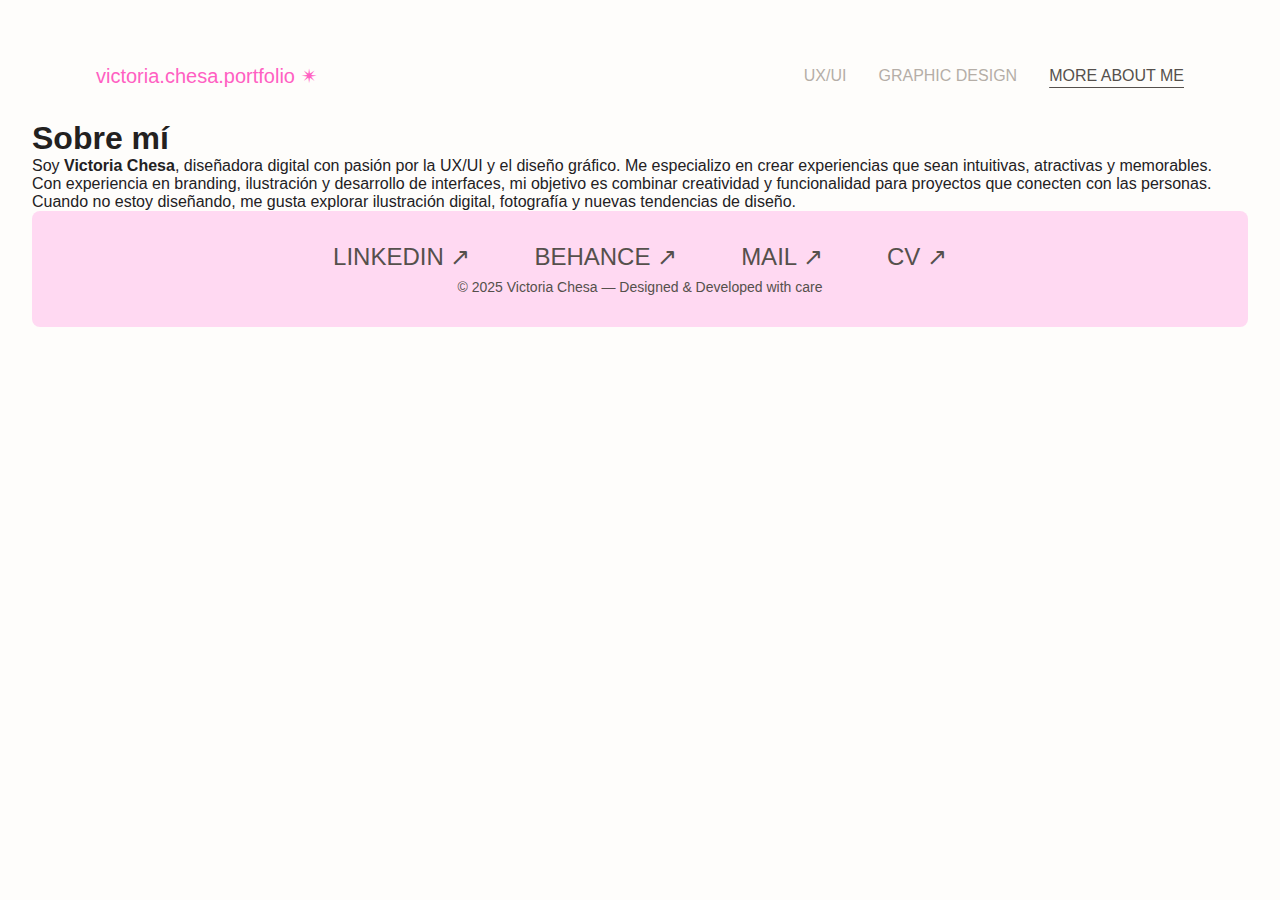
<file: about.html>
<!DOCTYPE html>
<html lang="es">
<head>
    <meta charset="UTF-8">
    <meta name="viewport" content="width=device-width, initial-scale=1.0">
    <title>Victoria Chesa · About Me</title>
    <link href="https://api.fontshare.com/v2/css?f[]=clash-display@400,500&f[]=general-sans@300,400,600&display=swap" rel="stylesheet">
    <link rel="stylesheet" href="./style/style.css">
</head>

<body>

<!-- HEADER -->
<header class="header"> 
  <div class="logo">victoria.chesa.portfolio ✴</div>
  <nav class="nav">
    <ul>
      <li><a href="index.html">UX/UI</a></li>
      <li><a href="graphicdesign.html">GRAPHIC DESIGN</a></li>
      <li><a href="about.html" class="active">MORE ABOUT ME</a></li>
    </ul>
  </nav>
</header>

<!-- MAIN -->
<main>
  <section class="about">
    <div class="about__container">
      <h1>Sobre mí</h1>
      <p>
        Soy <strong>Victoria Chesa</strong>, diseñadora digital con pasión por la UX/UI y el diseño gráfico. Me especializo en crear experiencias que sean intuitivas, atractivas y memorables.
      </p>
      <p>
        Con experiencia en branding, ilustración y desarrollo de interfaces, mi objetivo es combinar creatividad y funcionalidad para proyectos que conecten con las personas.
      </p>
      <p>
        Cuando no estoy diseñando, me gusta explorar ilustración digital, fotografía y nuevas tendencias de diseño.
      </p>
    </div>
  </section>
</main>

<!-- FOOTER -->
<footer>
    <div class="footer-links">
        <a href="#">LINKEDIN ↗</a>
        <a href="#">BEHANCE ↗</a>
        <a href="mailto:tucorreo@email.com">MAIL ↗</a>
        <a href="#">CV ↗</a>
    </div>
    <p>© 2025 Victoria Chesa — Designed & Developed with care</p>
</footer>

</body>
</html>
</file>
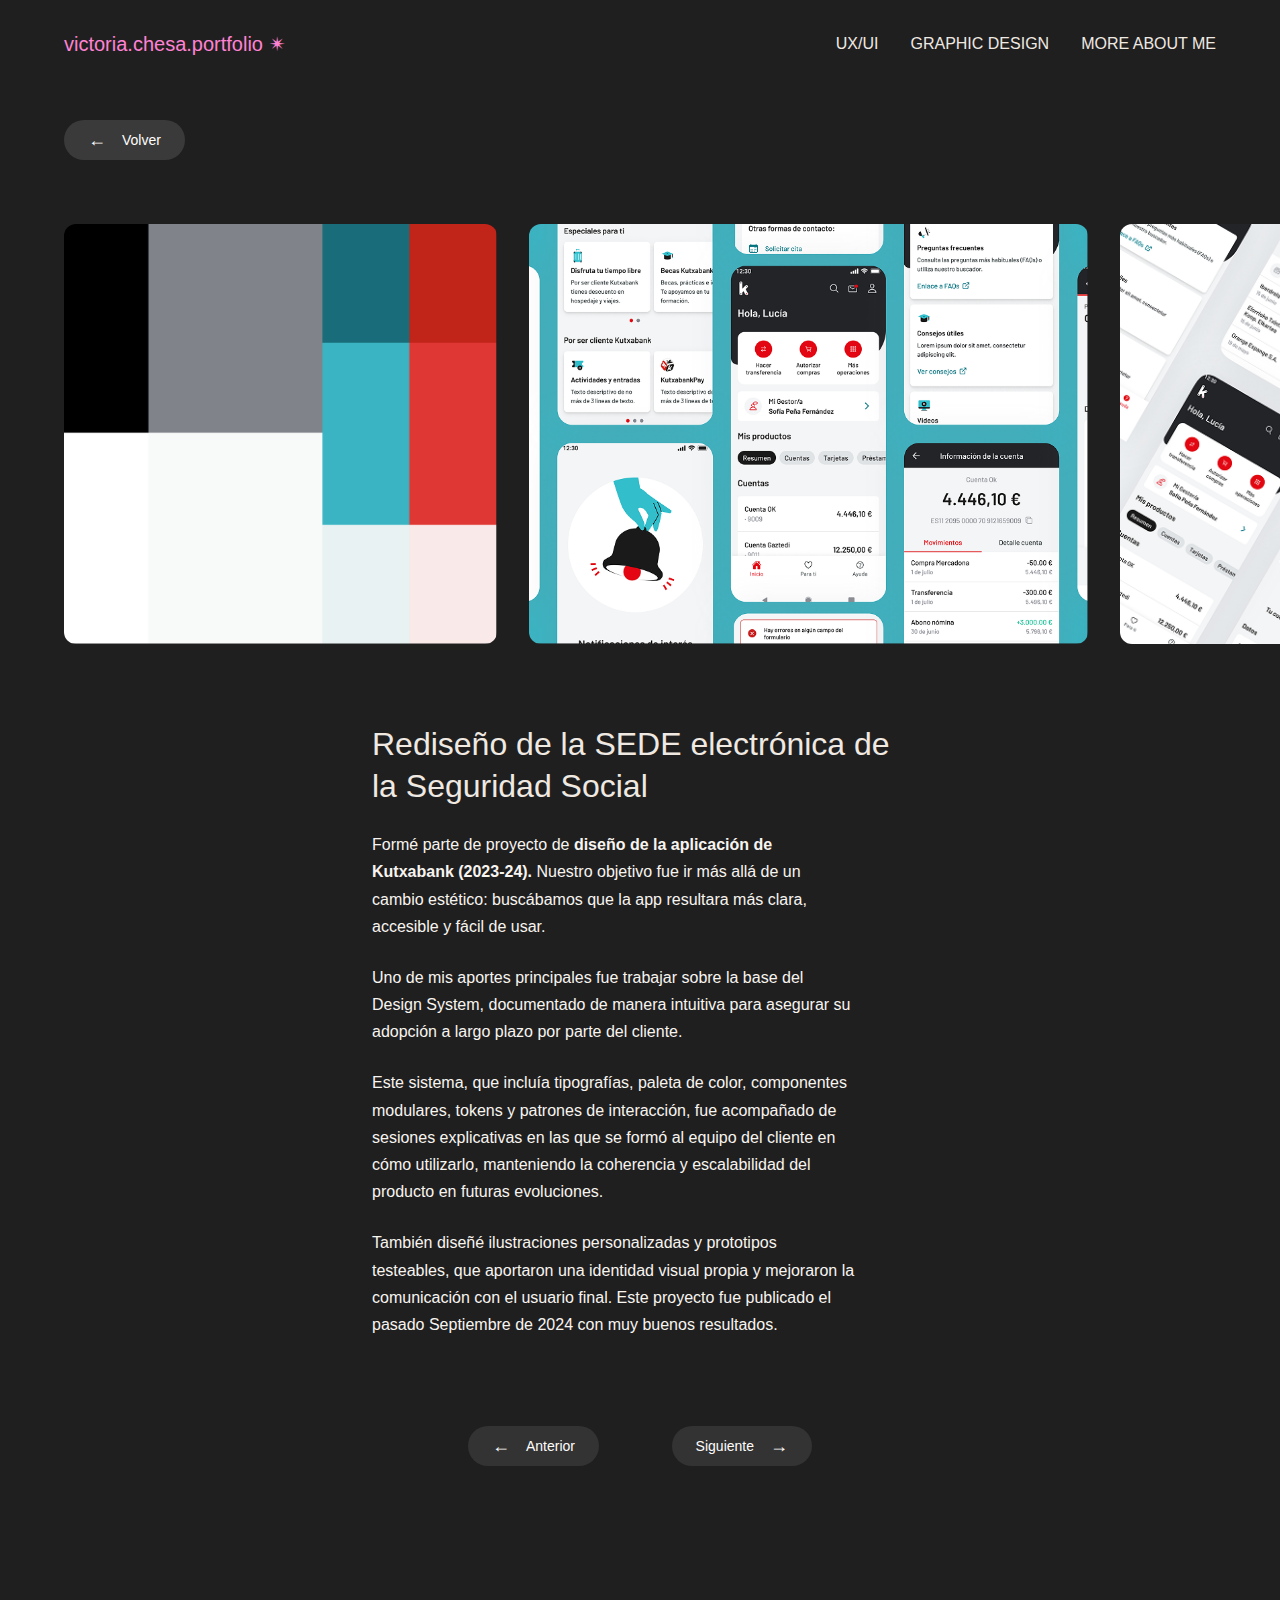
<file: projects/uxui-health.html>
<!DOCTYPE html>
<html lang="es">
<head>
    <meta charset="UTF-8" />
    <meta name="viewport" content="width=device-width, initial-scale=1.0" />
    <title>Proyecto · Rediseño app Kutxabank</title>

    <!-- Tipografías -->
    <link href="https://api.fontshare.com/v2/css?f[]=clash-display@400,500&f[]=general-sans@300,400,600&display=swap" rel="stylesheet">

    <!-- Estilos globales -->
    <link rel="stylesheet" href="../style/style.css">

    <!-- Estilos de proyecto -->
    <link rel="stylesheet" href="../style/pages/projects.css">
</head>

<body class="project-body">

    <!-- HEADER -->
    <header class="project-header">
        <div class="project-logo">victoria.chesa.portfolio ✴</div>

        <nav class="project-nav">
            <ul>
                <li><a href="../index.html">UX/UI</a></li>
                <li><a href="../graphicdesign.html">GRAPHIC DESIGN</a></li>
                <li><a href="../about.html">MORE ABOUT ME</a></li>
            </ul>
        </nav>
    </header>


    <!-- BOTÓN VOLVER -->
<a class="btn-back" href="../index.html">
    <span class="arrow-left">←</span>
    Volver
</a>



<!-- GALERÍA HORIZONTAL -->
<section class="project-gallery">
  <div class="gallery-track">
    <img class="gallery-img" src="../assets/img/KUTXA-COLOR.png" alt="">
    <img class="gallery-img" src="../assets/img/KUTXA-FONDOVERDE.png" alt="">
    <img class="gallery-img" src="../assets/img/KUTXA-MOCKUP.png" alt="">
    <img class="gallery-img" src="../assets/img/KUTXA-MOVILES.png" alt="">
  </div>
</section>




    <!-- TEXTO DEL PROYECTO -->
    <section class="project-content">

        <h1>Rediseño de la SEDE electrónica de la Seguridad Social</h1>

        <p>
            Formé parte de proyecto de <b>diseño de la aplicación de Kutxabank (2023-24). </b> Nuestro objetivo fue ir más allá de un cambio estético: buscábamos que la app resultara más clara, accesible y fácil de usar.
        </p>

        <p>
            Uno de mis aportes principales fue trabajar sobre la base del Design System, documentado de manera intuitiva para asegurar su adopción a largo plazo por parte del cliente.
        </p>

        <p>
            Este sistema, que incluía tipografías, paleta de color, componentes modulares, tokens y patrones de interacción, fue acompañado de sesiones explicativas en las que se formó al equipo del cliente en cómo utilizarlo, manteniendo la coherencia y escalabilidad del producto en futuras evoluciones.
        </p>

        <p>También diseñé ilustraciones personalizadas y prototipos testeables, que aportaron una identidad visual propia y mejoraron la comunicación con el usuario final. Este proyecto fue publicado el pasado Septiembre de 2024 con muy buenos resultados.</p>



    <!-- BOTONES ANTERIOR / SIGUIENTE -->
   <div class="project-pagination">
    <a href="uxui-kutxabank.html" class="btn-pagination">
        <span class="arrow-left">←</span>
        Anterior
    </a>

    <a href="uxui-kutxabank.html" class="btn-pagination">
        Siguiente
        <span class="arrow-right">→</span>
    </a>
</div>

</body>
</html>
</file>
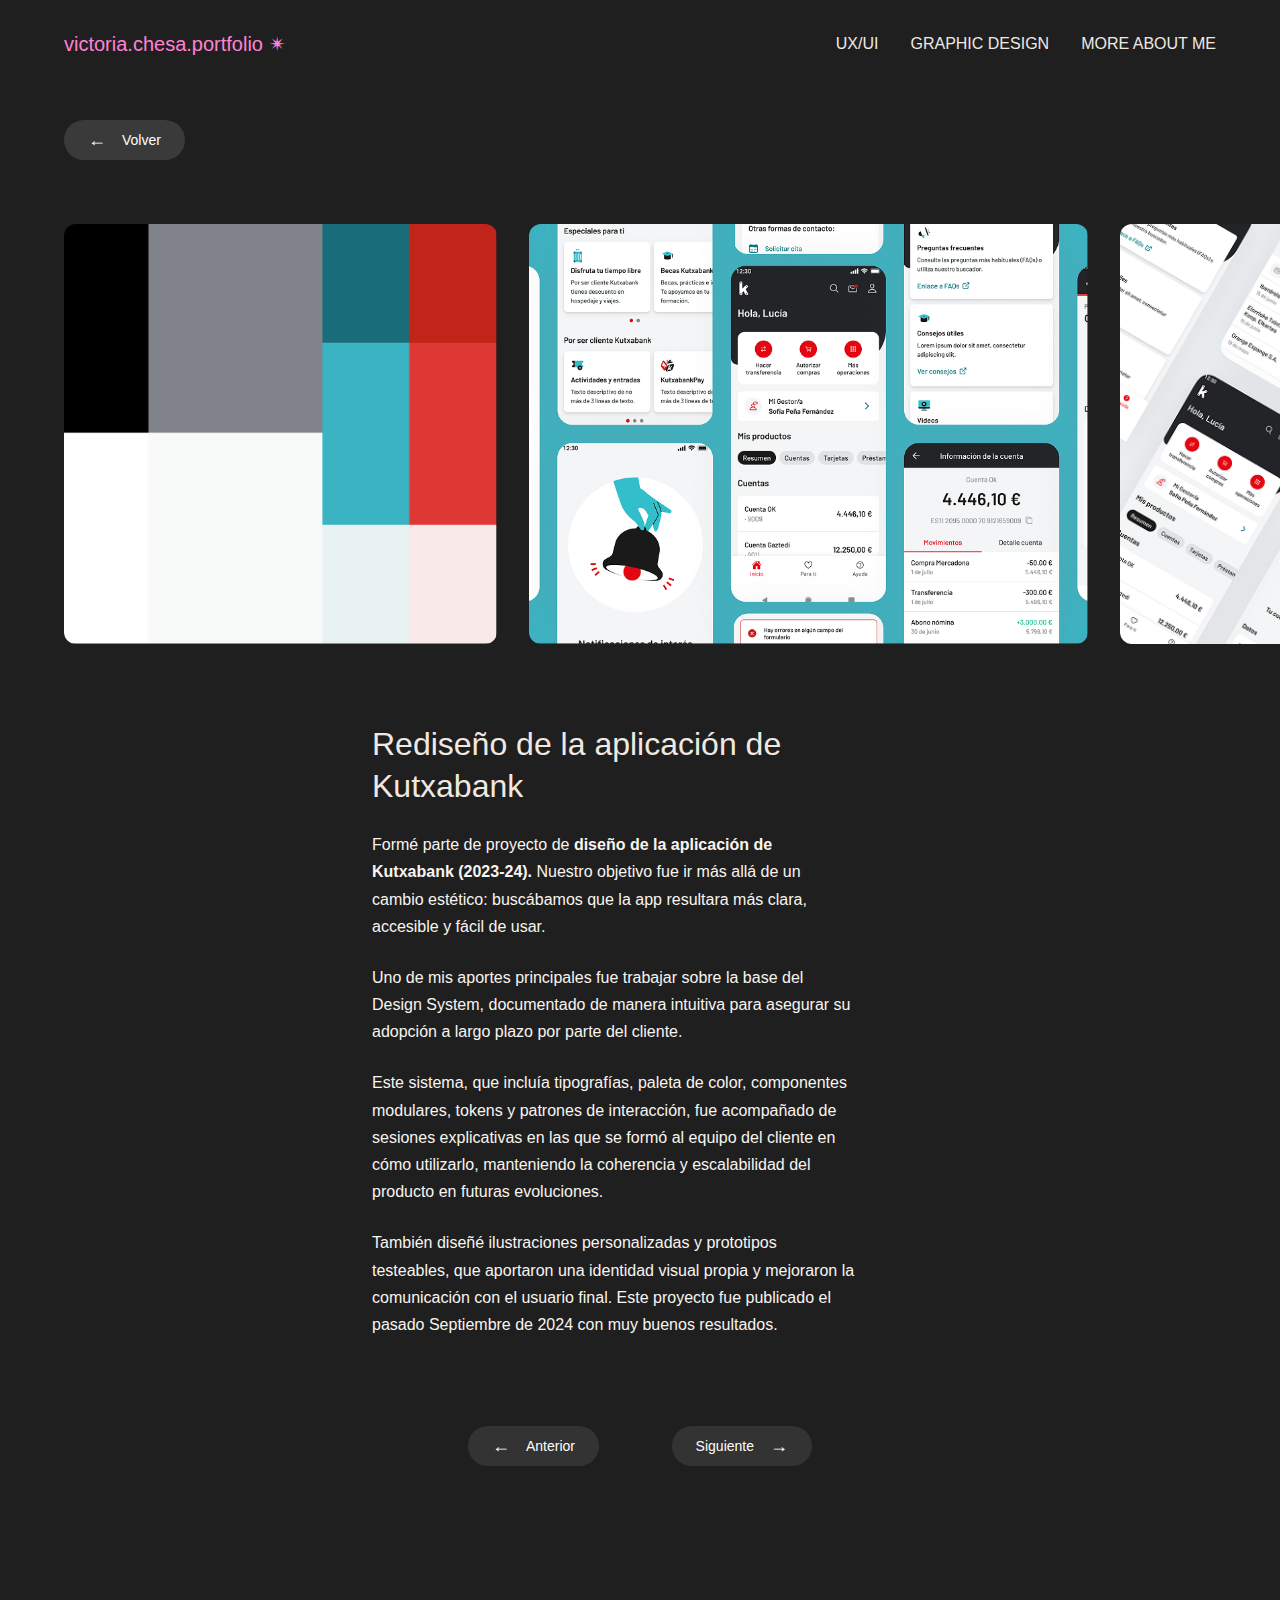
<file: projects/uxui-kutxabank.html>
<!DOCTYPE html>
<html lang="es">
<head>
    <meta charset="UTF-8" />
    <meta name="viewport" content="width=device-width, initial-scale=1.0" />
    <title>Proyecto · Rediseño app Kutxabank</title>

    <!-- Tipografías -->
    <link href="https://api.fontshare.com/v2/css?f[]=clash-display@400,500&f[]=general-sans@300,400,600&display=swap" rel="stylesheet">

    <!-- Estilos globales -->
    <link rel="stylesheet" href="../style/style.css">

    <!-- Estilos de proyecto -->
    <link rel="stylesheet" href="../style/pages/projects.css">
</head>

<body class="project-body">

    <!-- HEADER -->
    <header class="project-header">
        <div class="project-logo">victoria.chesa.portfolio ✴</div>

        <nav class="project-nav">
            <ul>
                <li><a href="../index.html">UX/UI</a></li>
                <li><a href="../graphicdesign.html">GRAPHIC DESIGN</a></li>
                <li><a href="../about.html">MORE ABOUT ME</a></li>
            </ul>
        </nav>
    </header>


    <!-- BOTÓN VOLVER -->
<a class="btn-back" href="../index.html">
    <span class="arrow-left">←</span>
    Volver
</a>



<!-- GALERÍA HORIZONTAL -->
<section class="project-gallery">
  <div class="gallery-track">
    <img class="gallery-img" src="../assets/img/KUTXA-COLOR.png" alt="">
    <img class="gallery-img" src="../assets/img/KUTXA-FONDOVERDE.png" alt="">
    <img class="gallery-img" src="../assets/img/KUTXA-MOCKUP.png" alt="">
    <img class="gallery-img" src="../assets/img/KUTXA-MOVILES.png" alt="">
  </div>
</section>




    <!-- TEXTO DEL PROYECTO -->
    <section class="project-content">

        <h1>Rediseño de la aplicación de Kutxabank</h1>

        <p>
            Formé parte de proyecto de <b>diseño de la aplicación de Kutxabank (2023-24). </b> Nuestro objetivo fue ir más allá de un cambio estético: buscábamos que la app resultara más clara, accesible y fácil de usar.
        </p>

        <p>
            Uno de mis aportes principales fue trabajar sobre la base del Design System, documentado de manera intuitiva para asegurar su adopción a largo plazo por parte del cliente.
        </p>

        <p>
            Este sistema, que incluía tipografías, paleta de color, componentes modulares, tokens y patrones de interacción, fue acompañado de sesiones explicativas en las que se formó al equipo del cliente en cómo utilizarlo, manteniendo la coherencia y escalabilidad del producto en futuras evoluciones.
        </p>

        <p>También diseñé ilustraciones personalizadas y prototipos testeables, que aportaron una identidad visual propia y mejoraron la comunicación con el usuario final. Este proyecto fue publicado el pasado Septiembre de 2024 con muy buenos resultados.</p>



    <!-- BOTONES ANTERIOR / SIGUIENTE -->
   <div class="project-pagination">
    <a href="uxui-kutxabank.html" class="btn-pagination">
        <span class="arrow-left">←</span>
        Anterior
    </a>

    <a href="uxui-kutxabank.html" class="btn-pagination">
        Siguiente
        <span class="arrow-right">→</span>
    </a>
</div>

</body>
</html>
</file>
<file: style/style.css>
/* Variables de diseño */
:root {
  /* Tipografías */
  --font-title: 'Clash Display', sans-serif;
  --font-paragraph: 'General Sans', sans-serif;

  /* COLORES */

  /* Primary */
  --color-primary-900: #23211F;
  --color-primary-800: #55504C;
  --color-primary-700: #857F79;
  --color-primary-600: #B5AEA7;
  --color-primary-500: #E4DDD6;
  --color-primary-400: #EFE9E2;
  --color-primary-300: #F4EEE9;
  --color-primary-200: #F8F4F0;
  --color-primary-100: #FEFDFB;

  /* Secondary */
  --color-secondary-900: #000026;
  --color-secondary-800: #00005C;
  --color-secondary-700: #010093;
  --color-secondary-600: #1100C9;
  --color-secondary-500: #2A00F6;
  --color-secondary-400: #5D57FF;
  --color-secondary-300: #8282FF;
  --color-secondary-200: #ADADFF;
  --color-secondary-100: #D9D9FF;

  /* Tertiary */
  --color-tertiary-900: #260019;
  --color-tertiary-800: #5C003C;
  --color-tertiary-700: #93035E;
  --color-tertiary-600: #C91780;
  --color-tertiary-500: #FB36A0;
  --color-tertiary-400: #FF60C2;
  --color-tertiary-300: #FF82D3;
  --color-tertiary-200: #FFADE3;
  --color-tertiary-100: #FFD9F2;

  /* Tamaños de texto */
  --title-48: 3rem;
  --title-40: 2.5rem;
  --title-32: 2rem;
  --title-24: 1.5rem;
  --title-16: 1rem;

  --paragraph-20: 1.25rem;
  --paragraph-16: 1rem;
  --paragraph-14: 0.875rem;
  --paragraph-12: 0.75rem;
  --paragraph-10: 0.625rem;
}


/* Reset básico */
* {
  margin: 0;
  padding: 0;
  box-sizing: border-box;
}

body {
  font-family: "General Sans", sans-serif;
  background-color: var(--color-primary-100);
  color: var(--color-primary-900);
  padding: 2rem;
}

/* ======== HEADER ======== */
body {
    margin: 0;
    font-family: var(--font-paragraph);
    background-color: var(--color-primary-100);
    color: var(--color-primary-900);
    padding: 2rem;
}

/* === HEADER === */
header {
  display: flex;
  justify-content: space-between; /* logo izquierda, menú derecha */
  align-items: center;
  padding: 32px 64px; /* margen top/bottom = 32px, laterales = 64px */
  width: 100%;
  box-sizing: border-box; /* evita que el padding rompa el layout */
}

/* === LOGO === */
.logo {
  font-family: var(--font-paragraph);
  font-size: var(--paragraph-20);
  color: var(--color-tertiary-400);
}

/* === NAVIGATION === */
nav ul {
  list-style: none;
  display: flex;
  gap: 32px; /* espaciado horizontal */
  margin: 0;
  padding: 0;
}

nav a {
  font-family: var(--font-title);
  font-size: var(--title-16);
  color: var(--color-primary-600);
  text-decoration: none;
  transition: all 0.2s ease-in-out;
}

nav a:hover {
  color: var(--color-primary-800);
}

nav a.active {
  color: var(--color-primary-800);
  text-decoration: underline;
  text-underline-offset: 6px;
}

/* === RESPONSIVE (<550px) === */
@media (max-width: 550px) {
  header {
    flex-direction: column; /* apila logo arriba y menú abajo */
    align-items: center;
    padding: 40px 20px;
  }

  .logo {
    text-align: center;
    margin-bottom: 20px;
  }

  nav ul {
    flex-direction: row;
    overflow-x: auto; /* 🔹 scroll horizontal */
    gap: 24px;
    padding-bottom: 8px;
    scrollbar-width: none; /* oculta barra en Firefox */
  }

  nav ul::-webkit-scrollbar {
    display: none; /* oculta barra en Chrome/Safari */
  }
}

/* Intro general */
.intro {
  display: flex;
  flex-direction: column;
  justify-content: center;
  align-items: flex-start; /* texto alineado a la izquierda */
  padding: 120px 0;
  max-width: 1200px;
  margin: 0 auto;
  position: relative;
}


/* Contenedor de icono + texto */
.intro__container {
  display: flex;
  flex-direction: column;
  align-items: flex-start;
  margin-left: 80px; /* separa del borde izquierdo */
  max-width: 700px;
}

.intro__icon img {
  width: 48px;
  height: 48px;
  margin-bottom: 16px;
}

.intro__text h1 {
  font-family: var(--font-title);
  font-size: 36px;
  font-weight: 400;
  color: var(--color-secondary-900);
  margin-bottom: 24px;
  line-height: 1.3;
}

.highlight {
  color: var(--color-secondary-500); /* o el color que quieras destacar */
  font-weight: 500; /* puedes ajustarlo, por ejemplo 500 si quieres un pelín más fuerte */
}

/* Botón centrado */
.intro__button {
  position: absolute;
  left: 50%;
  bottom: -40px;
  transform: translateX(-50%);
  text-align: center;
  display: flex;
  flex-direction: column;
  align-items: center;
  gap: 12px;
}

/* Botón circular con borde */
.scroll-btn {
  width: 64px;
  height: 64px;
  border: 2px solid var(--color-primary-900);
  border-radius: 50%;
  background: transparent;
  color: var(--color-primary-900);
  display: flex;
  justify-content: center;
  align-items: center;
  cursor: pointer;
  transition: all 0.3s ease;
}

.scroll-btn:hover {
    background: var(--color-tertiary-100);
    transform: translateY(-2px);
}

.intro__button span {
  font-family: var(--font-paragraph);
  font-size: 16px;
  color: var(--color-secondary-900);
  text-transform: uppercase;
  letter-spacing: 0.05em;
}

/* ======== PROYECTOS ======== */
.projects {
  display: flex;
  flex-direction: column;
  gap: 88px; /* separación entre cards */
  max-width: 1600px;
  margin: 0 auto 200px auto;
  padding: 0 24px;
  margin-top: 120px;
  width: 95%;
}

.project {
  display: flex;
  flex-direction: row;
  align-items: left;
  gap: 48px;
}

.img-container img {
  width: 720px;
  height: 520px;
  object-fit: cover;
  border-radius: 8px;
  box-shadow: 0 8px 16px rgba(0,0,0,0.05);
  margin-bottom: 32px;
}

/* ======== INFO DE CADA PROYECTO ======== */
.project-card {
  max-width: 600px;
  margin: 2rem auto;
  color: #111;
  font-family: 'General Sans', sans-serif;
  background: transparent;
}

.project-tag {
  display: inline-block;
  font-size: 0.75rem;
  text-transform: uppercase;
  letter-spacing: 1px;
  font-weight: 500;
  color: #111;
  background-color: #f3f3f3;
  padding: 0.4rem 0.8rem;
  border-radius: 2rem;
  margin-bottom: 1rem;
}

.project-title {
  font-family: 'Clash Display', sans-serif;
  font-size: 1.75rem;
  line-height: 1.4;
  margin: 0.5rem 0 1rem;
}

.project-description {
  color: var(--color-primary-900);
  font-size: 1rem;
  line-height: 1.6;
  margin-bottom: 1.5rem;
  max-width: 90%;
}

.project-link {
  display: inline-flex;
  align-items: center;
  gap: 0.4rem;
  font-weight: 600;
  color: #000;
  text-decoration: none;
  transition: all 0.2s ease-in-out;
}

.project-link .arrow {
  transition: transform 0.2s ease;
}

.project-link:hover {
  color: var(--color-tertiary-500);
  transform: scale(0.97); /* se reduce un poco al hover */
}

.project-link:hover .arrow {
  transform: translateX(4px);
}

/* Invertir proyecto en desktop */
.project.reverse {
  flex-direction: row-reverse; /* imagen a la derecha, texto a la izquierda */
  text-align: right;
}

/* En móvil se mantiene columna, para que todo se vea bien */
@media (max-width: 768px) {
  .project.reverse {
    flex-direction: column;
    text-align: center; /* centrar texto en móvil */
  }
}


/* ======== RESPONSIVE ======== */
@media (max-width: 768px) {
  .intro {
    margin: 80px auto;
    text-align: center;
    align-items: center;
  }

  .projects {
    gap: 64px;
  }

  .img-container img {
    width: 100%;
    height: auto;
  }

  .project__info {
    max-width: 100%;
  }
}

/* ---------- FOOTER ---------- */
footer {
  text-align: center;
  background-color: var(--color-tertiary-100);
  padding: 2rem;
  border-radius: 0.5rem;
}

.footer-links {
  display: flex;
  justify-content: center;
  gap: 4rem;
  margin-bottom: 0.5rem;
}

.footer-links a {
  text-decoration: none;
  color:var(--color-primary-800);
  font-family: var(--font-title);
  font-size: var(--title-24);
  text-transform: uppercase;
}

footer p {
  color:var(--color-primary-800);
  font-family: var(--font-paragraph);
  font-size: var(--paragraph-14);
}

/* ===== Proyecto individual ===== */
.project-detail {
  max-width: 1200px;
  margin: 120px auto;
  padding: 0 24px;
}

.project-detail h1 {
  font-family: var(--font-title);
  font-size: var(--title-40);
  margin-bottom: 16px;
  color: var(--color-secondary-900);
}

.project-detail .project-meta {
  font-family: var(--font-paragraph);
  font-size: var(--paragraph-16);
  color: var(--color-primary-700);
  margin-bottom: 48px;
}

.project-detail .project-images img {
  width: 100%;
  height: auto;
  border-radius: 8px;
  margin-bottom: 32px;
}

.project-detail .project-description h2 {
  font-family: var(--font-title);
  font-size: var(--title-32);
  margin-bottom: 16px;
}

.project-detail .project-description p {
  font-family: var(--font-paragraph);
  font-size: var(--paragraph-16);
  line-height: 1.8;
  color: var(--color-primary-800);
  margin-bottom: 24px;
}
</file>
<file: style/pages/projects.css>
/* ======== BASE ======== */
.project-body {
    background-color: #1f1f1f; /* fondo oscuro */
    color: var(--color-primary-200);
    padding: 0;
}

/* ======== HEADER ESPECÍFICO ======== */
.project-header {
  display: flex;
  justify-content: space-between; /* logo izquierda, menú derecha */
  align-items: center;
  padding: 32px 64px; /* margen top/bottom = 32px, laterales = 64px */
  width: 100%;
  box-sizing: border-box;
}

.project-logo {
    color: var(--color-tertiary-300);
    font-family: var(--font-paragraph);
    font-size: var(--paragraph-20);
}

.project-nav ul {
  list-style: none;
  display: flex;
  gap: 32px; /* espaciado horizontal */
  margin: 0;
  padding: 0;
}

.project-nav a {
  font-family: var(--font-title);
  font-size: var(--title-16);
  color: var(--color-primary-400);
  text-decoration: none;
  transition: all 0.2s ease-in-out;
}

.project-nav a:hover {
    color: var(--color-tertiary-200);
}


nav a.active {
  color: var(--color-primary-400);
  text-decoration: underline;
  text-underline-offset: 6px;
}

/* ======== BOTÓN VOLVER ======== */
.back-container {
    padding: 3rem 4rem;
}

.btn-back,
.btn-pagination {
    display: inline-flex;
    align-items: center;
    gap: 16px;                 /* separación flecha <-> texto */
    padding: 12px 24px;
    border-radius: 100px;      /* forma de pastilla */
    background-color: #3a3a3a; /* como tu captura */
    color: var(--color-primary-100);
    text-decoration: none;
    font-family: var(--font-paragraph);
    font-size: 14px;           /* tal como pediste */
    transition: 0.2s ease;
}

.btn-back:hover,
.btn-pagination:hover {
    background-color: #4a4a4a;
}

/* Flechas */
.arrow-left,
.arrow-right {
    font-size: 18px;
    line-height: 0;
    display: block;
}

/* Posiciones específicas */
.btn-back {
    margin-left: 4rem;
    margin-top: 2rem;
    margin-bottom: 4rem;
}

.project-pagination {
    display: flex;
    justify-content: space-between;
    padding: 3rem 4rem;
}


/* ======== GALERÍA TIPO FIGMA ======== */
/* ===== GALERÍA SIMPLE Y FUNCIONAL ===== */
.project-gallery {
    width: 100%;
    overflow-x: auto;
    overflow-y: hidden;
    scrollbar-width: none;
}

.project-gallery::-webkit-scrollbar {
    display: none;
}

.gallery-track {
    display: flex;
    gap: 32px;
    padding: 0 64px;
}

/* IMÁGENES SIN RECORTE */
.gallery-img {
    flex: 0 0 auto;
    max-height: 420px;   /* controla el tamaño aquí */
    width: auto;
    height: auto;
    object-fit: contain;
    border-radius: 12px;
}


/* Scroll con el ratón (drag) */
.project-gallery:active {
    cursor: grabbing;
}


/* ======== CONTENIDO DEL PROYECTO ======== */
.project-content {
    max-width: 600px;
    margin: 0 auto 5rem auto;
    margin-top: 80px;
    padding: 0 2rem;
}

.project-content h1 {
 font-family: var(--font-title);
  font-size: 32px;
  font-weight: 400;
  color: var(--color-primary-400);
    margin-bottom: 24px;
  line-height: 1.3;
}

.project-content p {
    font-family: var(--font-paragraph-16);
    font-size: 1rem;
    line-height: 1.7;
    margin-bottom: 1.5rem;
    color: var(--color-primary-200);
  max-width: 90%;
}

/* ======== PREMIO ======== */
.award-box {
    margin-top: 2.5rem;
    display: flex;
    align-items: center;
    gap: 20px;
}

.award-box img {
    width: 50px;
}

/* ======== PAGINACIÓN ======== */
.project-pagination {
    display: flex;
    justify-content: space-between;
    padding: 4rem 6rem;
}

.project-pagination a {
    background-color: #333;
    padding: 12px 24px;
    border-radius: 30px;
    color: var(--color-primary-100);
    text-decoration: none;
    transition: 0.2s;
}

.project-pagination a:hover {
    background-color: #444;
}
</file>
